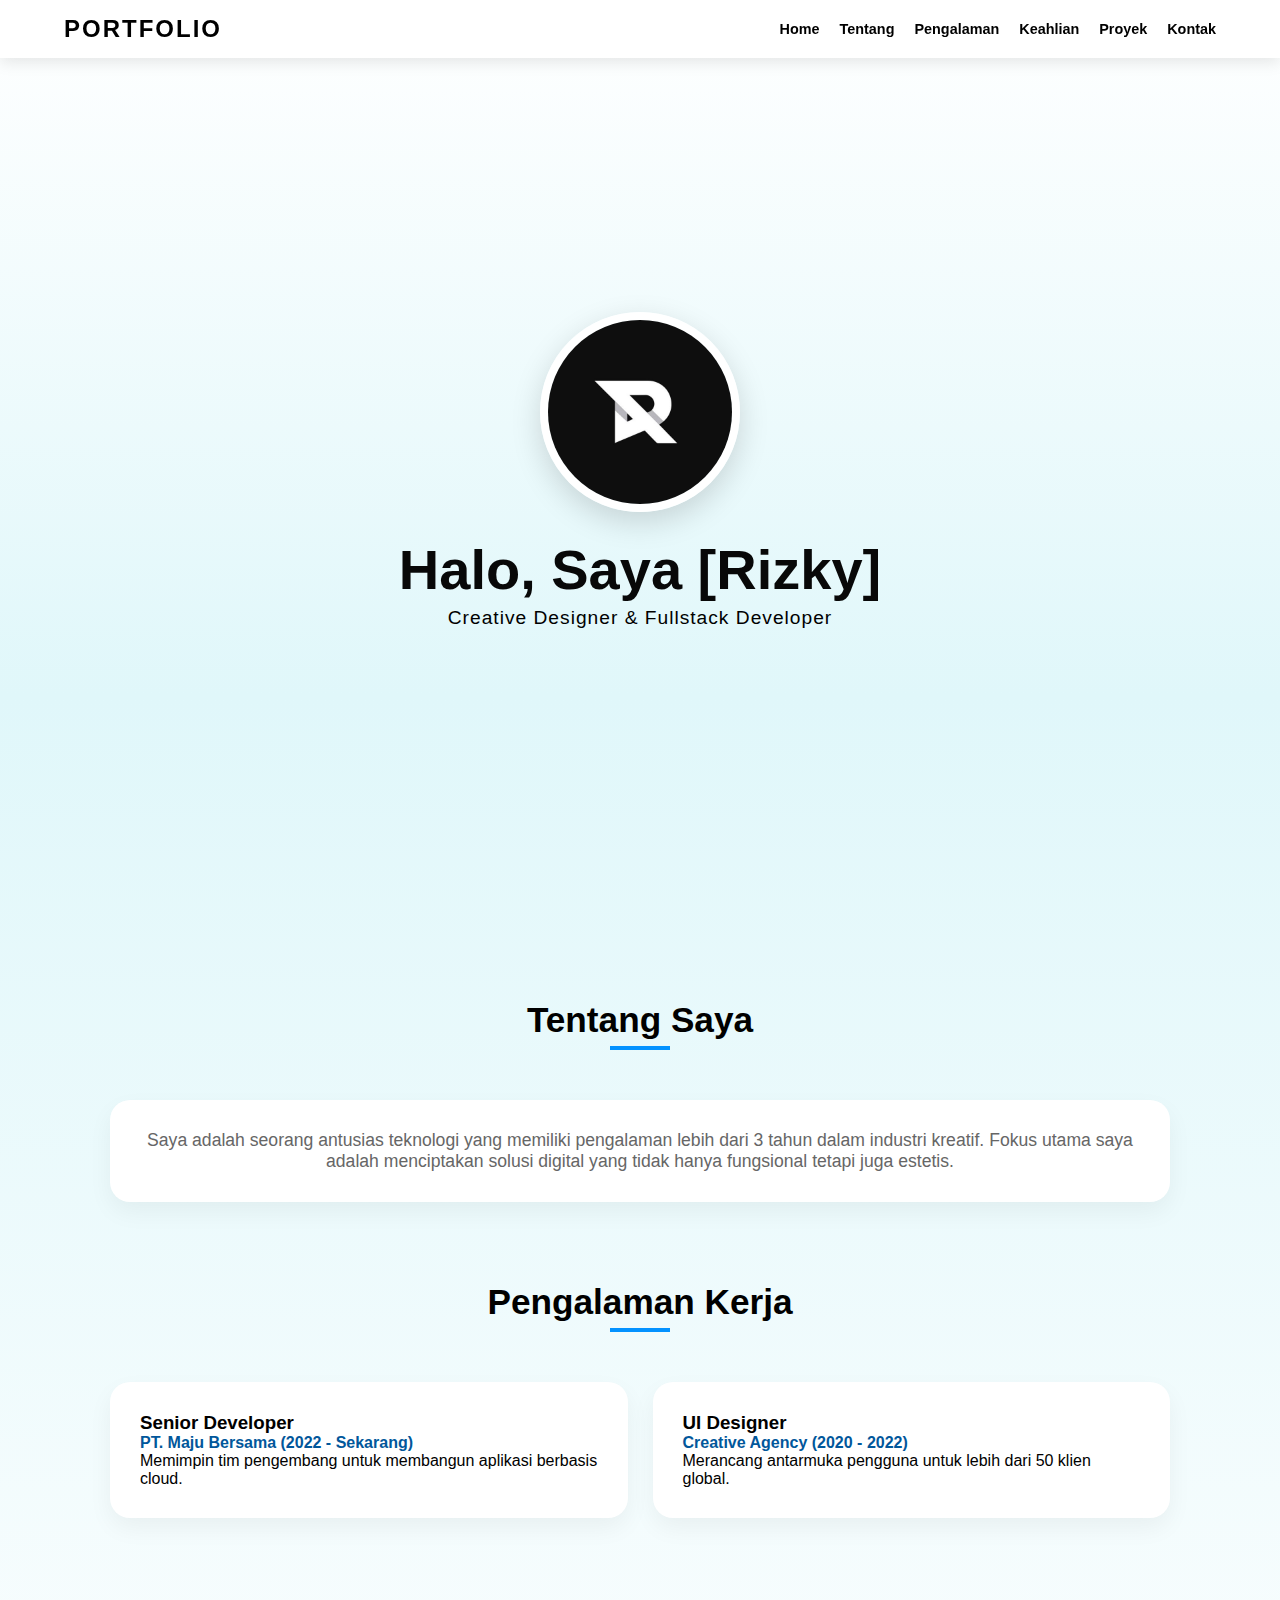
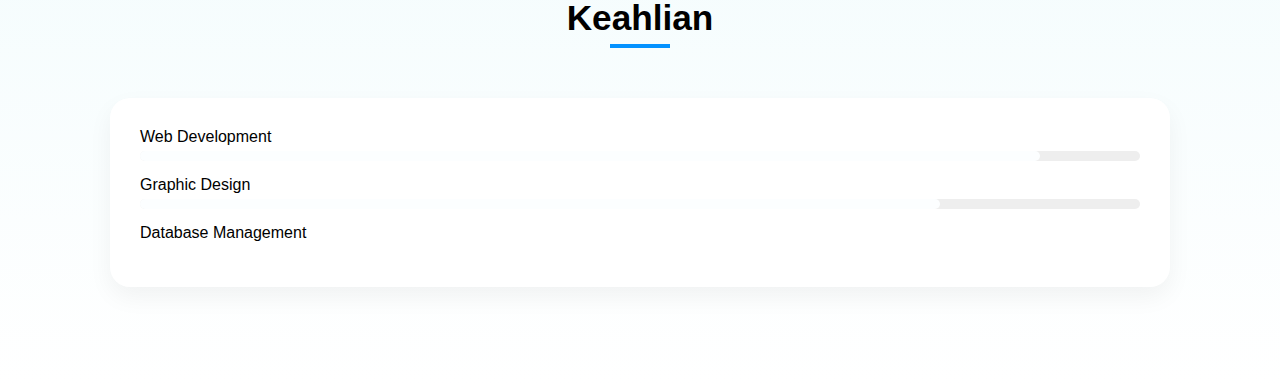
<file: M Rizky Arsil K/index.html>
<!DOCTYPE html>
<html lang="id">
<head>
    <meta charset="UTF-8">
    <meta name="viewport" content="width=device-width, initial-scale=1.0">
    <title>Professional Profile | [Mochammad Rizki arsil kusnandar]</title>
    <link rel="stylesheet" href="https://cdnjs.cloudflare.com/ajax/libs/font-awesome/6.0.0/css/all.min.css">
    <style>
        * {
            margin: 0;
            padding: 0;
            box-sizing: border-box;
            font-family: 'Poppins', sans-serif;
            scroll-behavior: smooth;
        }

        body {
            /* Gradasi sesuai permintaan: Putih -> Biru Muda -> Biru Tua */
            background: linear-gradient(180deg, #ffffff 0%, #e0f7fa 35%, #ffffff 100%);
            color: #000000;
        }

        /* --- NAVIGATION --- */
        nav {
            background: rgba(255, 255, 255, 0.95);
            padding: 15px 5%;
            display: flex;
            justify-content: space-between;
            align-items: center;
            position: fixed;
            width: 100%;
            top: 0;
            z-index: 1000;
            box-shadow: 0 4px 15px rgba(0,0,0,0.1);
        }

        .logo {
            font-size: 1.5rem;
            font-weight: 800;
            color: #000000;
            text-transform: uppercase;
            letter-spacing: 2px;
        }

        nav ul {
            display: flex;
            list-style: none;
        }

        nav ul li { margin-left: 20px; }

        nav ul li a {
            text-decoration: none;
            color: #000000;
            font-size: 0.9rem;
            font-weight: 600;
            transition: 0.3s;
        }

        nav ul li a:hover { color: #000000; }

        /* --- HERO SECTION --- */
        .hero {
            height: 100vh;
            display: flex;
            flex-direction: column;
            justify-content: center;
            align-items: center;
            text-align: center;
            padding-top: 80px;
        }

        .profile-frame {
            position: relative;
            width: 200px;
            height: 200px;
            margin-bottom: 25px;
        }

        .profile-img {
            width: 100%;
            height: 100%;
            border-radius: 50%;
            object-fit: cover;
            border: 8px solid white;
            box-shadow: 0 10px 30px rgba(0,0,0,0.15);
        }

        .hero h1 { font-size: 3.5rem; color: #080808; margin-bottom: 5px; }
        .hero p { font-size: 1.2rem; color: #000000; letter-spacing: 1px; }

        /* --- CONTAINER & SECTION --- */
        .container { max-width: 1100px; margin: 0 auto; padding: 60px 20px; }

        section { padding: 40px 0; }

        .section-title {
            text-align: center;
            margin-bottom: 50px;
            position: relative;
        }

        .section-title h2 {
            font-size: 2.2rem;
            color: #000000;
            display: inline-block;
            padding-bottom: 10px;
        }

        .section-title h2::after {
            content: '';
            width: 60px;
            height: 4px;
            background: #0392ff;
            position: absolute;
            left: 50%;
            bottom: 0;
            transform: translateX(-50%);
        }

        /* --- CARDS & GRIDS --- */
        .card {
            background: white;
            padding: 30px;
            border-radius: 20px;
            box-shadow: 0 10px 25px rgba(0,0,0,0.05);
            transition: transform 0.3s;
        }

        .card:hover { transform: translateY(-10px); }

        .grid-3 {
            display: grid;
            grid-template-columns: repeat(auto-fit, minmax(300px, 1fr));
            gap: 25px;
        }

        /* --- SPECIFIC STYLES --- */
        .skill-bar { margin-bottom: 15px; }
        .bar-bg { background: #eee; height: 10px; border-radius: 5px; margin-top: 5px; }
        .bar-fill { background: #fcfeff; height: 10px; border-radius: 5px; }

        .portfolio-item {
            height: 200px;
            background: #eee;
            border-radius: 15px;
            display: flex;
            align-items: center;
            justify-content: center;
            font-weight: bold;
            color: #000000;
            border: 2px dashed #ccc;
        }

        /* --- FOOTER --- */
        footer {
            background: #ffffff;
            color: white;
            text-align: center;
            padding: 50px 20px;
            margin-top: 50px;
        }

        /* RESPONSIVE */
        @media (max-width: 768px) {
            nav ul { display: none; }
            .hero h1 { font-size: 2.2rem; }
        }
    </style>
</head>
<body>

    <nav>
        <div class="logo">PORTFOLIO</div>
        <ul>
            <li><a href="#home">Home</a></li>
            <li><a href="#about">Tentang</a></li>
            <li><a href="#experience">Pengalaman</a></li>
            <li><a href="#skills">Keahlian</a></li>
            <li><a href="#portfolio">Proyek</a></li>
            <li><a href="#contact">Kontak</a></li>
        </ul>
    </nav>

    <section class="hero" id="home">
        <div class="profile-frame">
            <img src="Rizky.jpg" alt="Foto Profil" class="profile-img">
        </div>
        <h1>Halo, Saya [Rizky]</h1>
        <p>Creative Designer & Fullstack Developer</p>
    </section>

    <div class="container">
        
        <section id="about">
            <div class="section-title"><h2>Tentang Saya</h2></div>
            <div class="card">
                <p style="text-align: center; font-size: 1.1rem; color: #666;">
                    Saya adalah seorang antusias teknologi yang memiliki pengalaman lebih dari 3 tahun dalam industri kreatif. 
                    Fokus utama saya adalah menciptakan solusi digital yang tidak hanya fungsional tetapi juga estetis.
                </p>
            </div>
        </section>

        <section id="experience">
            <div class="section-title"><h2>Pengalaman Kerja</h2></div>
            <div class="grid-3">
                <div class="card">
                    <h3>Senior Developer</h3>
                    <p style="color: #01579b; font-weight: bold;">PT. Maju Bersama (2022 - Sekarang)</p>
                    <p>Memimpin tim pengembang untuk membangun aplikasi berbasis cloud.</p>
                </div>
                <div class="card">
                    <h3>UI Designer</h3>
                    <p style="color: #01579b; font-weight: bold;">Creative Agency (2020 - 2022)</p>
                    <p>Merancang antarmuka pengguna untuk lebih dari 50 klien global.</p>
                </div>
            </div>
        </section>

        <section id="skills">
            <div class="section-title"><h2>Keahlian</h2></div>
            <div class="grid-3">
                <div class="card">
                    <div class="skill-bar">
                        <span>Web Development</span>
                        <div class="bar-bg"><div class="bar-fill" style="width: 90%;"></div></div>
                    </div>
                    <div class="skill-bar">
                        <span>Graphic Design</span>
                        <div class="bar-bg"><div class="bar-fill" style="width: 80%;"></div></div>
                    </div>
                    <div class="skill-bar">
                        <span>Database Management
</file>
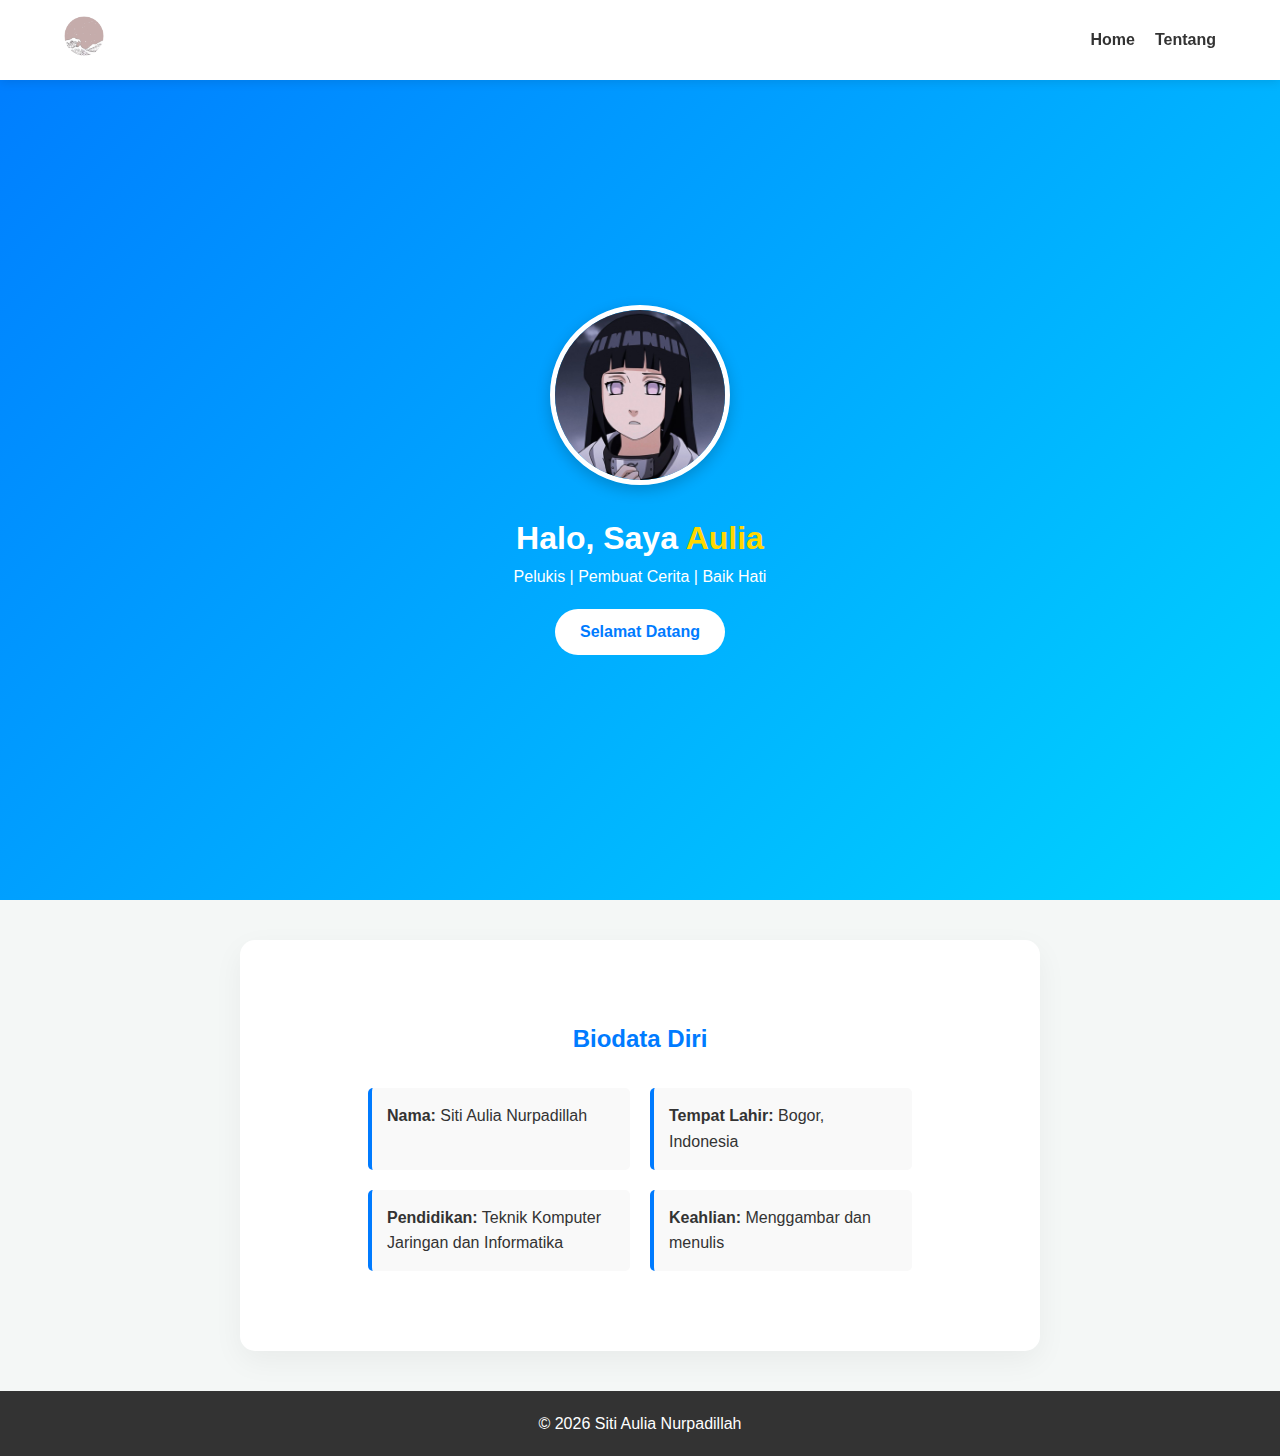
<file: Siti Aulia Nurpadillah/index.html>
<!DOCTYPE html>
<html lang="id">
<head>
    <meta charset="UTF-8">
    <meta name="viewport" content="width=device-width, initial-scale=1.0">
    <title>Biodata Saya | Portofolio Digital</title>
    <link rel="stylesheet" href="style.css">
</head>
<body>
    <header>
        <nav>
            <div class="logo">
                <img src="wp6658439.jpg" alt="Logo">
            </div>            
            <ul>
                <li><a href="#home">Home</a></li>
                <li><a href="#about">Tentang</a></li>
            
            </ul>
        </nav>
    </header>

    <section id="home" class="hero">
        <div class="hero-content">
            <img src="60d0882d44b44a07d96e5be0cc5edb66.jpg" alt="Foto Profil" class="profile-img">
            <h1>Halo, Saya <span class="highlight">Aulia</span></h1>
            <p>Pelukis | Pembuat Cerita | Baik Hati</p>
            <a href="#contact" class="btn">Selamat Datang</a>
        </div>
    </section>

    <section id="about" class="details">
        <h2>Biodata Diri</h2>
        <div class="info-grid">
            <div class="info-item"><strong>Nama:</strong> Siti Aulia Nurpadillah</div>
            <div class="info-item"><strong>Tempat Lahir:</strong> Bogor, Indonesia</div>
            <div class="info-item"><strong>Pendidikan:</strong> Teknik Komputer Jaringan dan Informatika</div>
            <div class="info-item"><strong>Keahlian:</strong> Menggambar dan menulis</div>
        </div>
    </section>

    <footer>
        <p>&copy; 2026 Siti Aulia Nurpadillah</p>
    </footer>
</body>
</html>
</file>
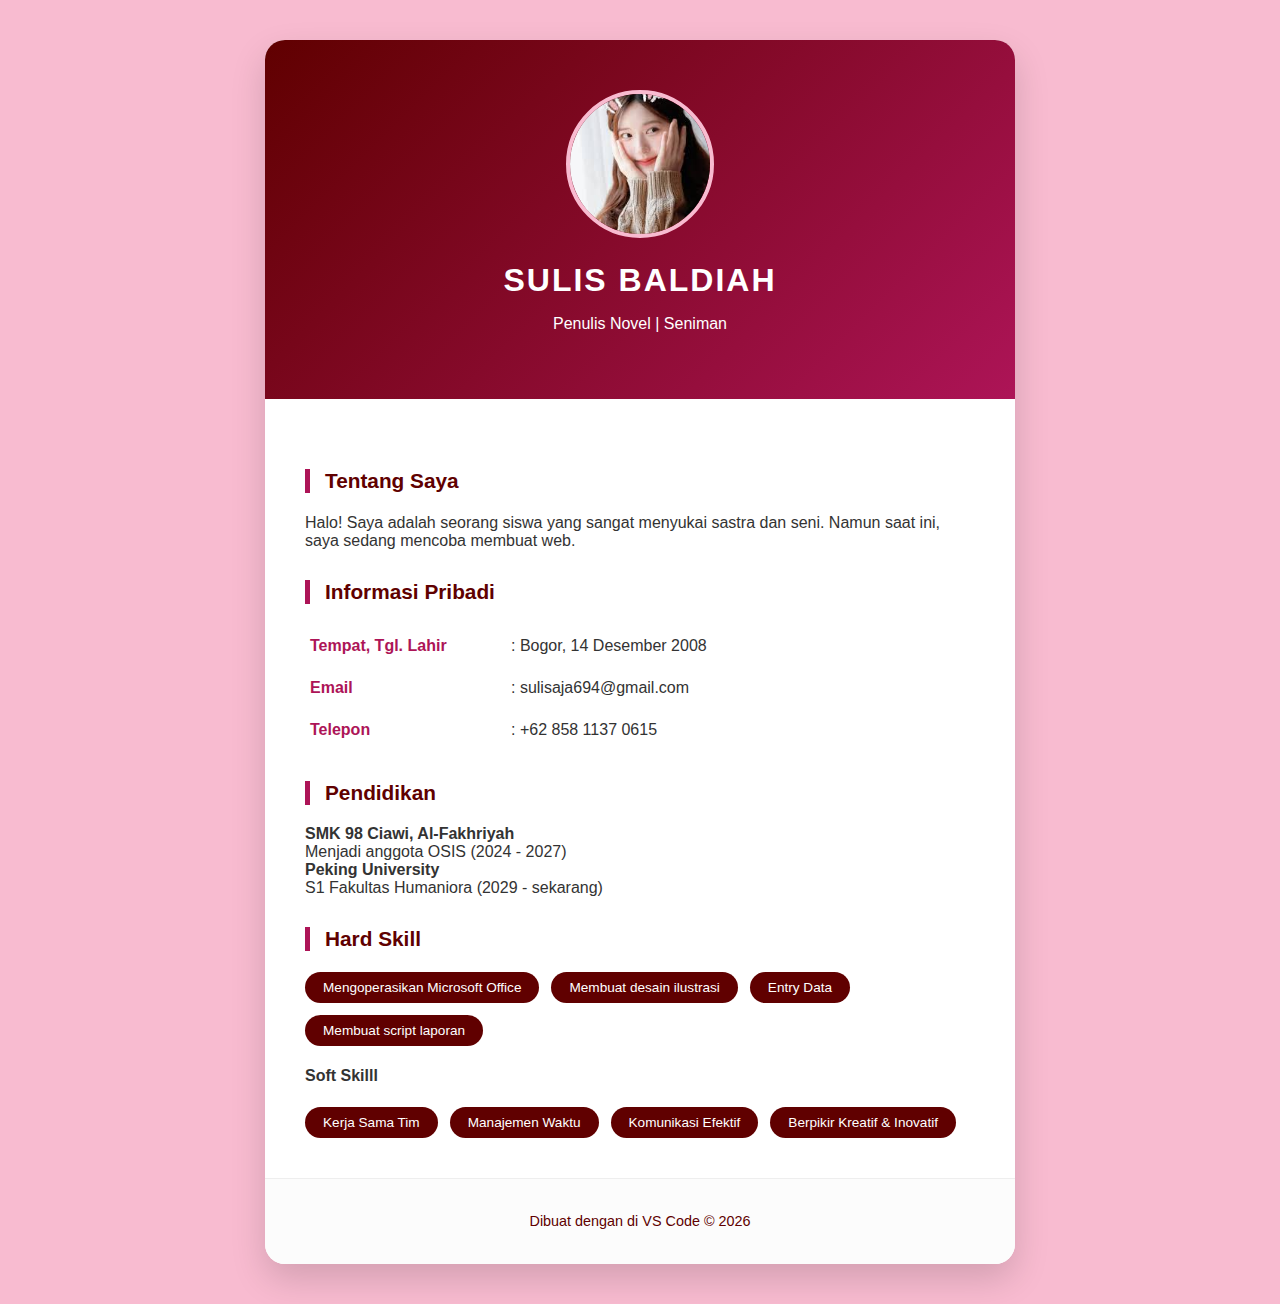
<file: Sulis Baldiah/index.html>
<!DOCTYPE html>
<html lang="id">
<head>
    <meta charset="UTF-8">
    <meta name="viewport" content="width=device-width, initial-scale=1.0">
    <title>Biodata Diri - Pink Maroon Style</title>
    <link rel="stylesheet" href="style.css">
</head>
<body>

<div class="container">
    <header>
        <img src="images.jpg" alt="Foto Profil" class="profile-img">
        <h1>Sulis Baldiah</h1>
        <p>Penulis Novel  | Seniman </p>
    </header>

    <div class="content">
        <section>
            <h3>Tentang Saya</h3>
            <p>Halo! Saya adalah seorang siswa yang sangat menyukai sastra dan seni. Namun saat ini, saya sedang mencoba membuat web.</p>
        </section>

        <h3>Informasi Pribadi</h3>
        <table>
            <tr>
                <td class="label">Tempat, Tgl. Lahir</td>
                <td>: Bogor, 14 Desember 2008</td>
            </tr>
            <tr>
                <td class="label">Email</td>
                <td>: sulisaja694@gmail.com</td>
            </tr>
            <tr>
                <td class="label">Telepon</td>
                <td>: +62 858 1137 0615</td>
            </tr>
        </table>

        <h3>Pendidikan</h3>
        <div class="edu-item">
            <strong>SMK 98 Ciawi, Al-Fakhriyah</strong>
            <span>Menjadi anggota OSIS (2024 - 2027)</span>
            <strong> Peking University</strong>
            <span> S1 Fakultas Humaniora (2029 - sekarang)</span>
        </div>

        <h3>Hard Skill</h3>
        <div class="skills-container">
            <span class="skill-badge">Mengoperasikan Microsoft Office</span>
            <span class="skill-badge">Membuat desain ilustrasi</span>
            <span class="skill-badge">Entry Data</span>
            <span class="skill-badge">Membuat script laporan</span>
        </div>
        <h4>Soft Skilll</h4>
        <div class="skills-container">
            <span class="skill-badge">Kerja Sama Tim</span>
             <span class="skill-badge">Manajemen Waktu</span>
              <span class="skill-badge">Komunikasi Efektif</span>
               <span class="skill-badge">Berpikir Kreatif & Inovatif</span>
        </div>
    </div>

    <footer>
        <p>Dibuat dengan di VS Code &copy; 2026</p>
    </footer>
</div>

</body>
</html>
</file>
<file: Sulis Baldiah/style.css>
/* Variabel Warna Utama */
:root {
    --maroon: #600000;      /* Maroon Gelap */
    --deep-pink: #AD1457;   /* Pink Pekat */
    --soft-pink: #F8BBD0;   /* Pink Muda Lembut */
    --bg-light: #FFF5F8;    /* Latar belakang sangat muda */
    --white: #ffffff;
}

body {
    font-family: 'Segoe UI', Arial, sans-serif;
    background-color: var(--soft-pink);
    margin: 0;
    padding: 40px 20px;
    color: #333;
}

.container {
    background-color: var(--white);
    max-width: 750px;
    margin: 0 auto;
    border-radius: 20px;
    overflow: hidden;
    box-shadow: 0 15px 35px rgba(0,0,0,0.15);
}

/* Header */
header {
    background: linear-gradient(135deg, var(--maroon), var(--deep-pink));
    color: var(--white);
    text-align: center;
    padding: 50px 20px;
}

.profile-img {
    width: 140px;
    height: 140px;
    border-radius: 50%;
    border: 4px solid var(--soft-pink);
    object-fit: cover;
    margin-bottom: 20px;
    background-color: white;
}

header h1 {
    margin: 0;
    font-size: 2rem;
    text-transform: uppercase;
    letter-spacing: 2px;
}

/* Konten */
.content {
    padding: 40px;
}

h3 {
    color: var(--maroon);
    border-left: 5px solid var(--deep-pink);
    padding-left: 15px;
    margin-top: 30px;
    font-size: 1.3rem;
}

table {
    width: 100%;
    border-collapse: collapse;
}

table td {
    padding: 12px 5px;
}

.label {
    font-weight: bold;
    color: var(--deep-pink);
    width: 30%;
}

/* Pendidikan */
.edu-item {
    display: flex;
    flex-direction: column;
    margin-bottom: 10px;
}

/* Skill Badges */
.skills-container {
    display: flex;
    flex-wrap: wrap;
    gap: 12px;
    margin-top: 15px;
}

.skill-badge {
    background-color: var(--maroon);
    color: white;
    padding: 8px 18px;
    border-radius: 25px;
    font-size: 0.85rem;
    transition: transform 0.3s ease;
}

.skill-badge:hover {
    transform: scale(1.1);
    background-color: var(--deep-pink);
}

/* Footer */
footer {
    text-align: center;
    padding: 20px;
    background-color: #fcfcfc;
    border-top: 1px solid #eee;
    color: var(--maroon);
    font-size: 0.9rem;
}
</file>
<file: Siti Aulia Nurpadillah/style.css>
/* Reset Dasar */
* {
    margin: 0;
    padding: 0;
    box-sizing: border-box;
    font-family: 'Segoe UI', Tahoma, Geneva, Verdana, sans-serif;
}

body {
    background-color: #f4f7f6;
    color: #333;
    line-height: 1.6;
}

/* Navigasi */
header {
    background: #fff;
    padding: 1rem 5%;
    box-shadow: 0 2px 10px rgba(0,0,0,0.1);
    position: fixed;
    width: 100%;
    z-index: 1000;
}

nav {
    display: flex;
    justify-content: space-between;
    align-items: center;
}

.logo img {
    width: 40px;         /* Harus sama dengan height */
    height: 40px;        /* Atur ukuran logo */
    border-radius: 50%;  /* Membuat bentuk lingkaran */
    object-fit: cover;   /* Menjaga gambar agar tidak gepeng/tertarik */
}

nav ul {
    display: flex;
    list-style: none;
}

nav ul li {
    margin-left: 20px;
}

nav ul li a {
    text-decoration: none;
    color: #333;
    font-weight: 600;
    transition: 0.3s;
}

nav ul li a:hover {
    color: #007bff;
}

/* Bagian Hero */
.hero {
    height: 100vh;
    display: flex;
    align-items: center;
    justify-content: center;
    text-align: center;
    background: linear-gradient(135deg, #007bff 0%, #00d4ff 100%);
    color: white;
    padding-top: 60px;
}

.profile-img {
    width: 180px;
    height: 180px;
    border-radius: 50%;
    border: 5px solid white;
    margin-bottom: 20px;
    object-fit: cover;
    box-shadow: 0 5px 15px rgba(0,0,0,0.2);
}

.highlight {
    color: #ffd700;
}

.btn {
    display: inline-block;
    margin-top: 20px;
    padding: 10px 25px;
    background: white;
    color: #007bff;
    text-decoration: none;
    border-radius: 25px;
    font-weight: bold;
    transition: 0.3s;
}

.btn:hover {
    transform: translateY(-3px);
    box-shadow: 0 5px 15px rgba(0,0,0,0.3);
}

/* Detail Biodata */
.details {
    padding: 80px 10%;
    background: white;
    max-width: 800px;
    margin: 40px auto;
    border-radius: 15px;
    box-shadow: 0 10px 30px rgba(0,0,0,0.05);
}

h2 {
    text-align: center;
    margin-bottom: 30px;
    color: #007bff;
}

.info-grid {
    display: grid;
    grid-template-columns: repeat(auto-fit, minmax(250px, 1fr));
    gap: 20px;
}

.info-item {
    padding: 15px;
    background: #f9f9f9;
    border-left: 4px solid #007bff;
    border-radius: 5px;
}

/* Footer */
footer {
    text-align: center;
    padding: 20px;
    background: #333;
    color: white;
}
</file>
